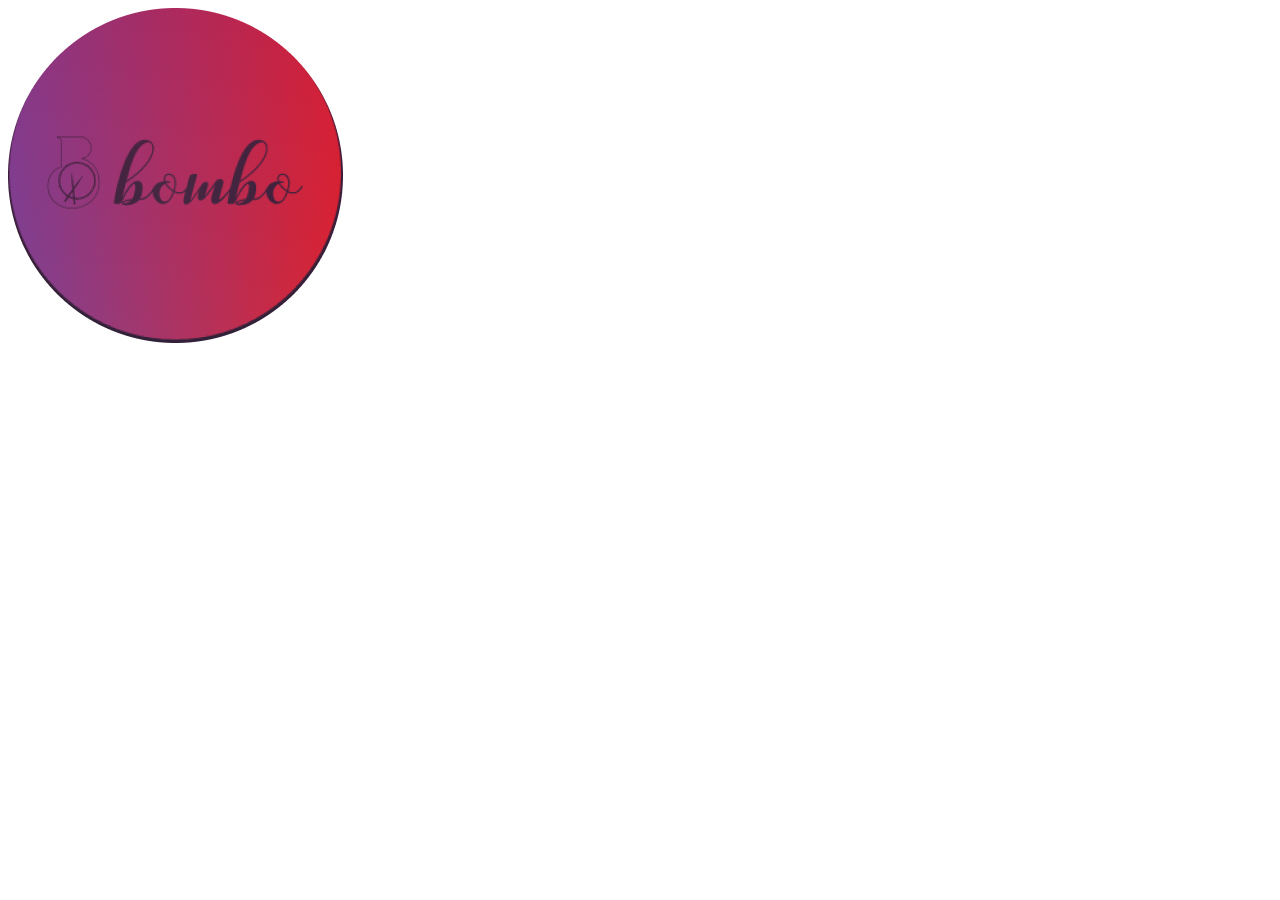
<file: index.html>
<!DOCTYPE html>
<html lang="br-pt">
<head>
    <meta charset="UTF-8">
    <meta http-equiv="X-UA-Compatible" content="IE=edge">
    <meta name="viewport" content="width=device-width, initial-scale=1.0">
    <link rel="stylesheet" href="./public/css/style.css">
    <title>Bombo</title>
</head>
<body>
<header>
    <img src="public/img/bombo.jpg" alt="">
    <nav>
        <a href="#"><img src="/public/img/Vector.png" alt=""></a>
        <a href="#"></a>
    </nav>
</header>    
</body>
</html>
</file>
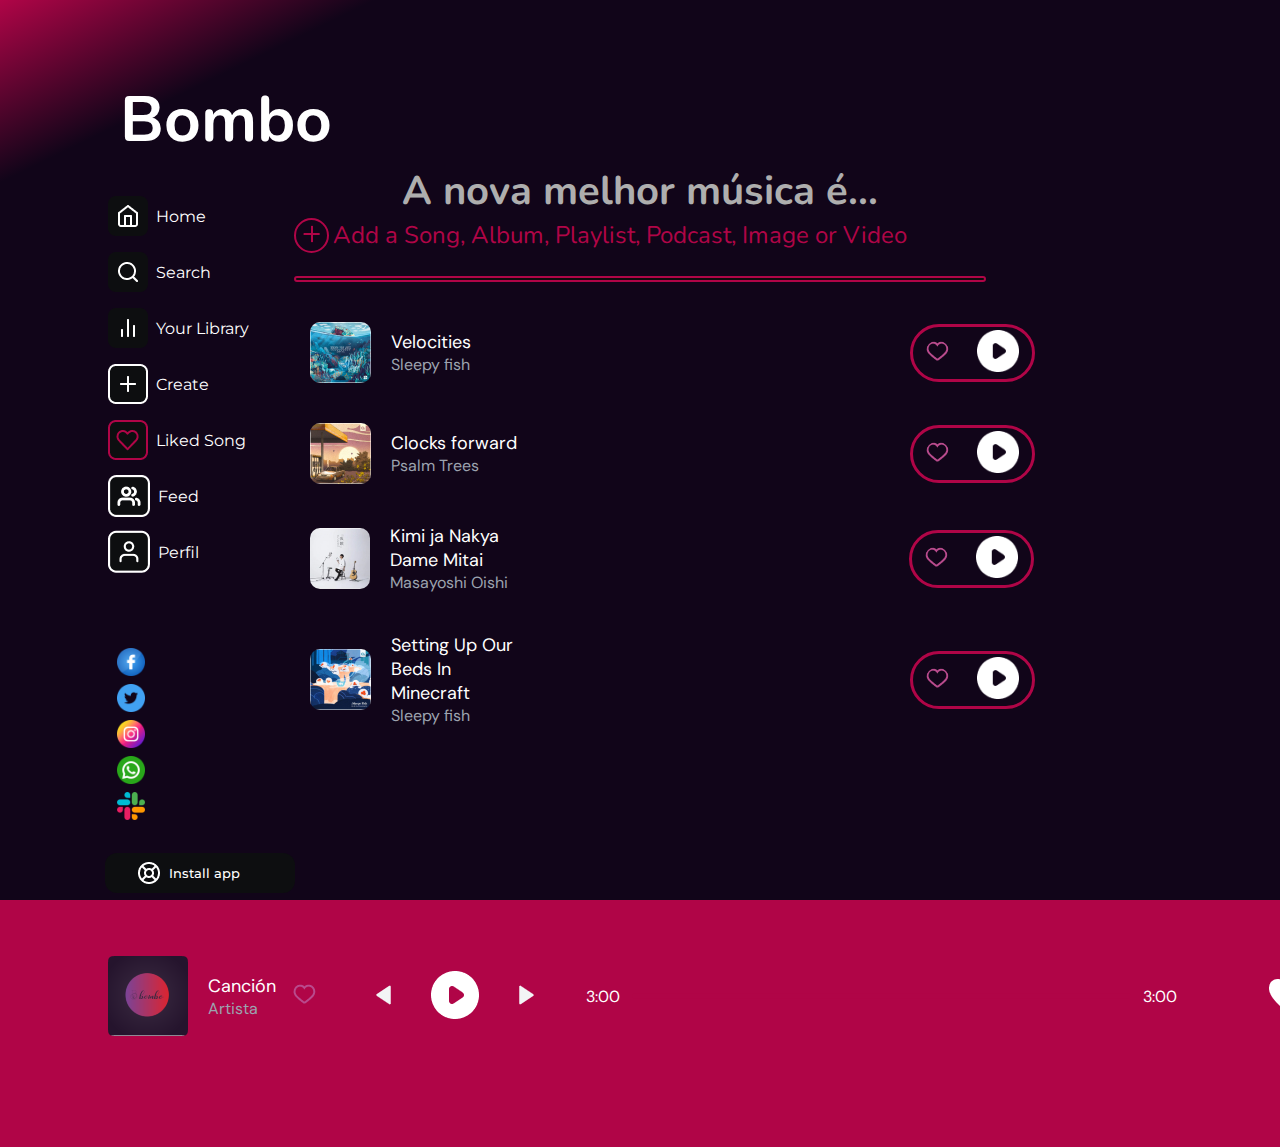
<file: create.html>
<!DOCTYPE html>
<html lang="pt-br">
<head>
    <meta charset="UTF-8">
    <meta http-equiv="X-UA-Compatible" content="IE=edge">
    <meta name="viewport" content="width=device-width, initial-scale=1.0">
    <link href="./public/img/images/Logo.png" rel="icon" type="image/png">
    <title>BOMBO</title>
    <link href="./public/css/create.css" rel="stylesheet">
</head>
<body>
    <header>
        <h1 id="titulo-principal">Bombo</h1>
    </header>

    <main>
        <aside class="menu"> 
            <label class="menu-botao">
                <button type="menu"><img src="public/img/home.png" alt="home"></button>
                Home
            </label>
            <label class="menu-botao">    
                <button type="menu"><img src="public/img/search.png" alt="search"></button>
                Search
            </label >
            <label class="menu-botao">
                <button type="menu"><img src="public/img/library.png" alt="library"></button>
                Your Library
            </label>
            <label class="menu-botao">
                <button type="menu"><img src="public/img/create.png" alt="create"></button>
                Create    
            </label>
            <label class="menu-botao">
                <button type="menu"><img src="public/img/like.png" alt="likedsong"></button>
                Liked Song
            </label>
            <label class="menu-botao">
                <button type="menu"><img src="public/img/feed.png" alt="feed"></button>
                Feed
            </label>
            <label class="menu-botao">
                <button type="menu"><img src="public/img/perfil.png" alt="perfil"></button>
                Perfil
            </label>

            <div class="apps">
                <a href="#" target="_blank"><img class="app" src="./public/img/facebook.jpg" alt="facebook"></a>
                <a href="#" target="_blank"><img class="app" src="./public/img/twitter.png" alt="twitter"></a>
                <a href="#" target="_blank"><img class="app" src="./public/img/instagram.png" alt="instagram"></a>
                <a href="#" target="_blank"><img class="app" src="./public/img/whatsapp.png" alt="whatsapp"></a>
                <a href="#" target="_blank"><img class="app" src="./public/img/slack.png" alt="slack"></a>
        
            </div>

            <div id="botao-install">
                <button id="install-app"><img src="./public/img/installapp.png" alt="botao-install-app"><div id="botao-texto">Install app</div></button>
            </div>
                
        </aside>

        <section class="conteudo">
            <h1 id="titulo-secundario">A nova melhor música é...</h1>

            <div class="botao-adicionar">
                <button><img src="./public/img/SinalMais.png"></button>
                <a href="#" target="_blank">Add a Song, Album, Playlist, Podcast, Image or Video</a>
                <div class="linha"></div>
            </div>

            <article class="musicas">
                <div class="player">
                    <img src="./public/img/image 3.jpg">
                    <p class="musica">Velocities</span>
                    <span class="cantor">Sleepy fish</span>
                    <div class="botao-player">
                        <button id="btn-like"><img src="./public/img/Heart.png" alt="botao-player"></button>
                        <button id="btn-play"><img src="./public/img/play.png" alt="botao-player"></button>
                    </div>
                </div>

                <div class="player">
                    <img src="./public/img/image 2.jpg">
                    <p class="musica">Clocks forward</span>
                    <span class="cantor">Psalm Trees</span>
                    <div class="botao-player">
                        <button id="btn-like"><img src="./public/img/Heart.png" alt="botao-player"></button>
                        <button id="btn-play"><img src="./public/img/play.png" alt="botao-player"></button>
                    </div>
                </div>

                <div class="player">
                    <img src="./public/img/image 1.jpg">
                    <p class="musica">Kimi ja Nakya Dame Mitai</span>
                    <span class="cantor">Masayoshi Oishi</span>
                    <div class="botao-player">
                        <button id="btn-like"><img src="./public/img/Heart.png" alt="botao-player"></button>
                        <button id="btn-play"><img src="./public/img/play.png" alt="botao-player"></button>
                    </div>
                </div>

                <div class="player">
                    <img src="./public/img/Album.jpg">
                    <p class="musica">Setting Up Our Beds In Minecraft</span>
                    <span class="cantor">Sleepy fish</span>
                    <div class="botao-player">
                        <button id="btn-like"><img src="./public/img/Heart.png" alt="botao-player"></button>
                        <button id="btn-play"><img src="./public/img/play.png" alt="botao-player"></button>
                    </div>


                </div>




            </article>

          

    </section>
    </main>

    <footer>
        <div>
        <img src="./public/img/bomborodape.png" alt="bombo-rodape">
        <p class="musica">Canción</span>
        <span class="cantor">Artista</span>
        <button class="curtida"><img src="./public/img/Heart.png" alt="curtida"></button>

        </div>

        <div class="reproducao-video">
            <button><img src="./public/img/voltar.png" alt="voltar"></button>
            <button><img src="./public/img/play.png" alt="play"></button>
            <button><img src="./public/img/avançar.png" alt="avancar"></button>
            <div class="progress">
                <p>3:00</p>
                <img src="./public/img/Progress.png" alt="progress">
                <p>3:00</p>
            </div>
        <div>
            <button><img src="./public/img/whiteheart.png" alt="curtida-branca"></button>
            <button><img src="./public/img/coment2.png" alt="comentario"></button>
            <button><img src="./public/img/repost.png" alt="repost"></button>
        </div>



        </div>







    </footer>




</body>

</html>
</file>
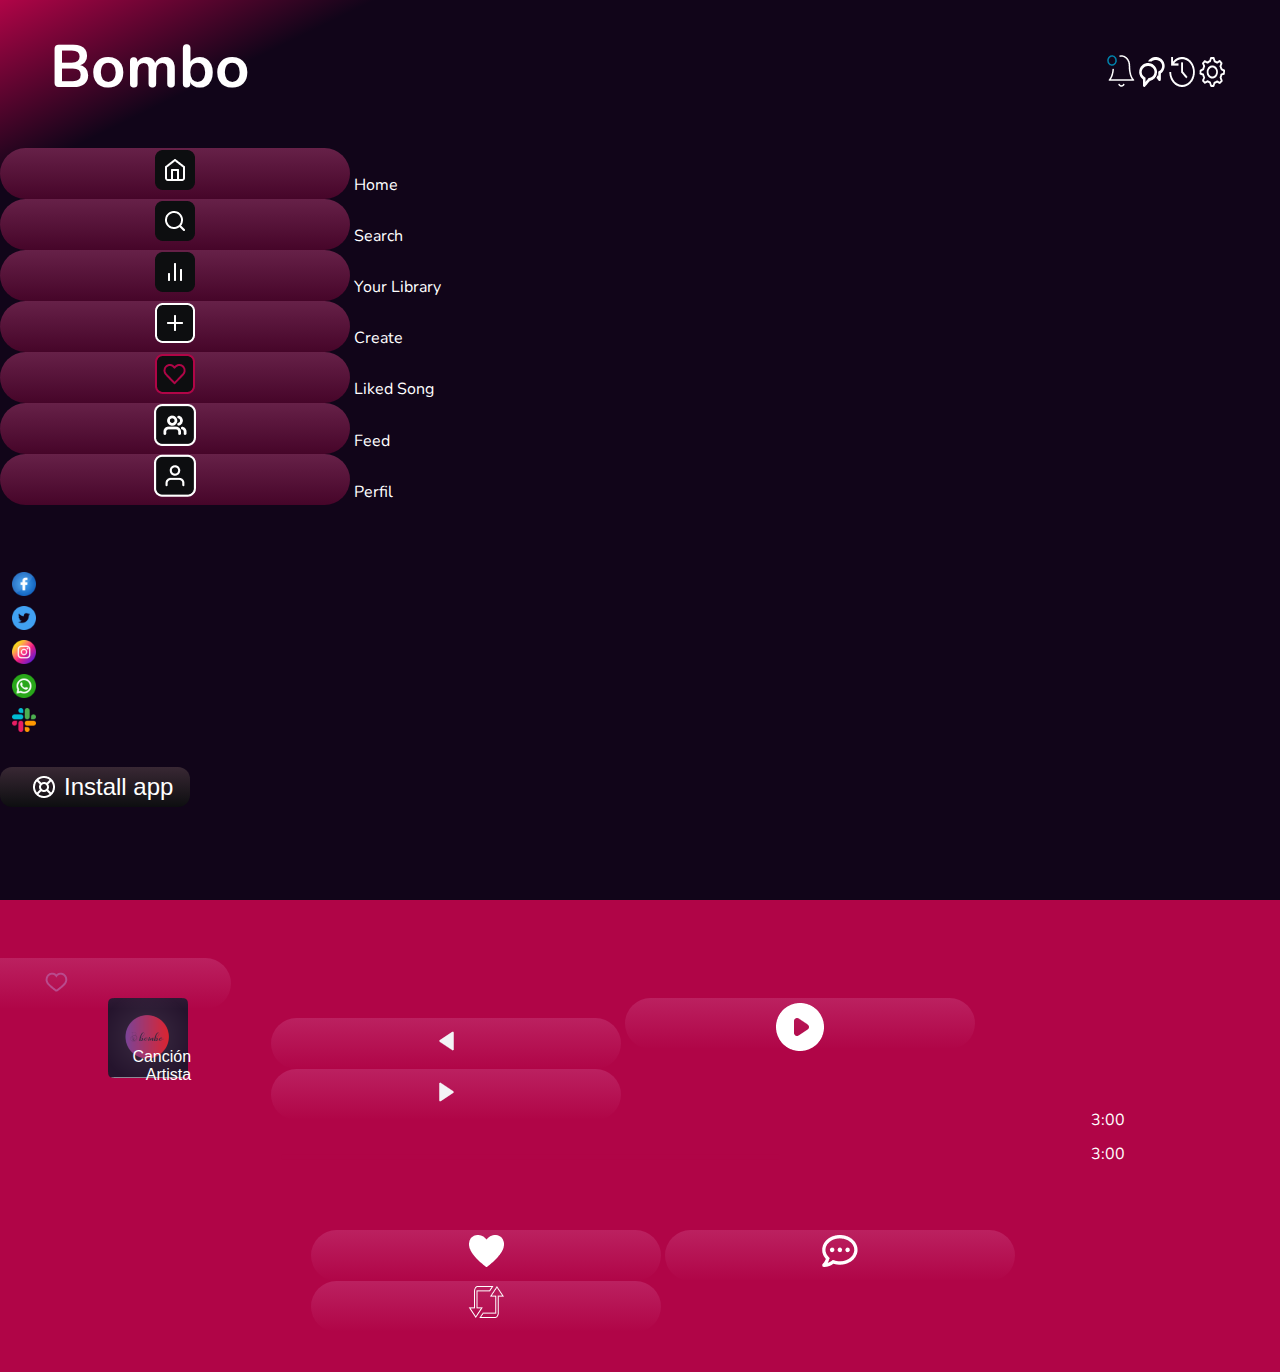
<file: global.html>
<!DOCTYPE html>
<html lang="br-pt">
<head>
    <meta charset="UTF-8">
    <meta http-equiv="X-UA-Compatible" content="IE=edge">
    <meta name="viewport" content="width=device-width, initial-scale=1.0">
    <link rel="stylesheet" href="/public/css/global.css">
    <title>BOMBO</title>
    <link href="./public/css/login.css" rel="stylesheet">
</head>
<body>
    <header>
        <h1 id="titulo-principal">Bombo</h1>
        <div class="navegation">
            <a href="#" target="_blank"><img src="./public/img/Notification.png" alt="Notification"></a>
            <a href="#" target="_blank"><img src="./public/img/Messages.png" alt="Messages"></a>
            <a href="#" target="_blank"><img src="./public/img/Recent.png" alt="Recent"></a>
            <a href="#" target="_blank"><img src="./public/img/config.png" alt="config"></a>
        </div>
       
    </header>

    <main>
        <aside class="menu-inicial"> 
            <label class="menu-botao">
                <button type="menu"><img src="public/img/home.png" alt="home"></button>
                Home
            </label>
            <label class="menu-botao">    
                <button type="menu"><img src="public/img/search.png" alt="search"></button>
                Search
            </label >
            <label class="menu-botao">
                <button type="menu"><img src="public/img/library.png" alt="library"></button>
                Your Library
            </label>
            <label class="menu-botao">
                <button type="menu"><img src="public/img/create.png" alt="create"></button>
                Create    
            </label>
            <label class="menu-botao">
                <button type="menu"><img src="public/img/like.png" alt="likedsong"></button>
                Liked Song
            </label>
            <label class="menu-botao">
                <button type="menu"><img src="public/img/feed.png" alt="feed"></button>
                Feed
            </label>
            <label class="menu-botao">
                <button type="menu"><img src="public/img/perfil.png" alt="perfil"></button>
                Perfil
            </label>

            <div class="apps">
                <a href="#" target="_blank"><img class="app" src="./public/img/facebook.jpg" alt="facebook"></a>
                <a href="#" target="_blank"><img class="app" src="./public/img/twitter.png" alt="twitter"></a>
                <a href="#" target="_blank"><img class="app" src="./public/img/instagram.png" alt="instagram"></a>
                <a href="#" target="_blank"><img class="app" src="./public/img/whatsapp.png" alt="whatsapp"></a>
                <a href="#" target="_blank"><img class="app" src="./public/img/slack.png" alt="slack"></a>
        
            </div>

            <div id="botao-install">
                <button id="install-app"><img src="./public/img/installapp.png" alt="botao-install-app"><div id="botao-texto">Install app</div></button>
            </div>
                
        </aside>
    </main>

    <footer>
        <div>
        <img src="./public/img/bomborodape.png" alt="bombo-rodape">
        <p class="musica">Canción</span>
        <span class="cantor">Artista</span>
        <button class="curtida"><img src="./public/img/Heart.png" alt="curtida"></button>

        </div>

        <div class="reproducao-video">
            <button><img src="./public/img/voltar.png" alt="voltar"></button>
            <button><img src="./public/img/play.png" alt="play"></button>
            <button><img src="./public/img/avançar.png" alt="avancar"></button>
            <div class="progress">
                <p>3:00</p>
                <img src="./public/img/Progress.png" alt="progress">
                <p>3:00</p>
            </div>
        <div>
            <button><img src="./public/img/whiteheart.png" alt="curtida-branca"></button>
            <button><img src="./public/img/coment2.png" alt="comentario"></button>
            <button><img src="./public/img/repost.png" alt="repost"></button>
        </div>
        </div>
    </footer>
    
</body>
</html>
</file>
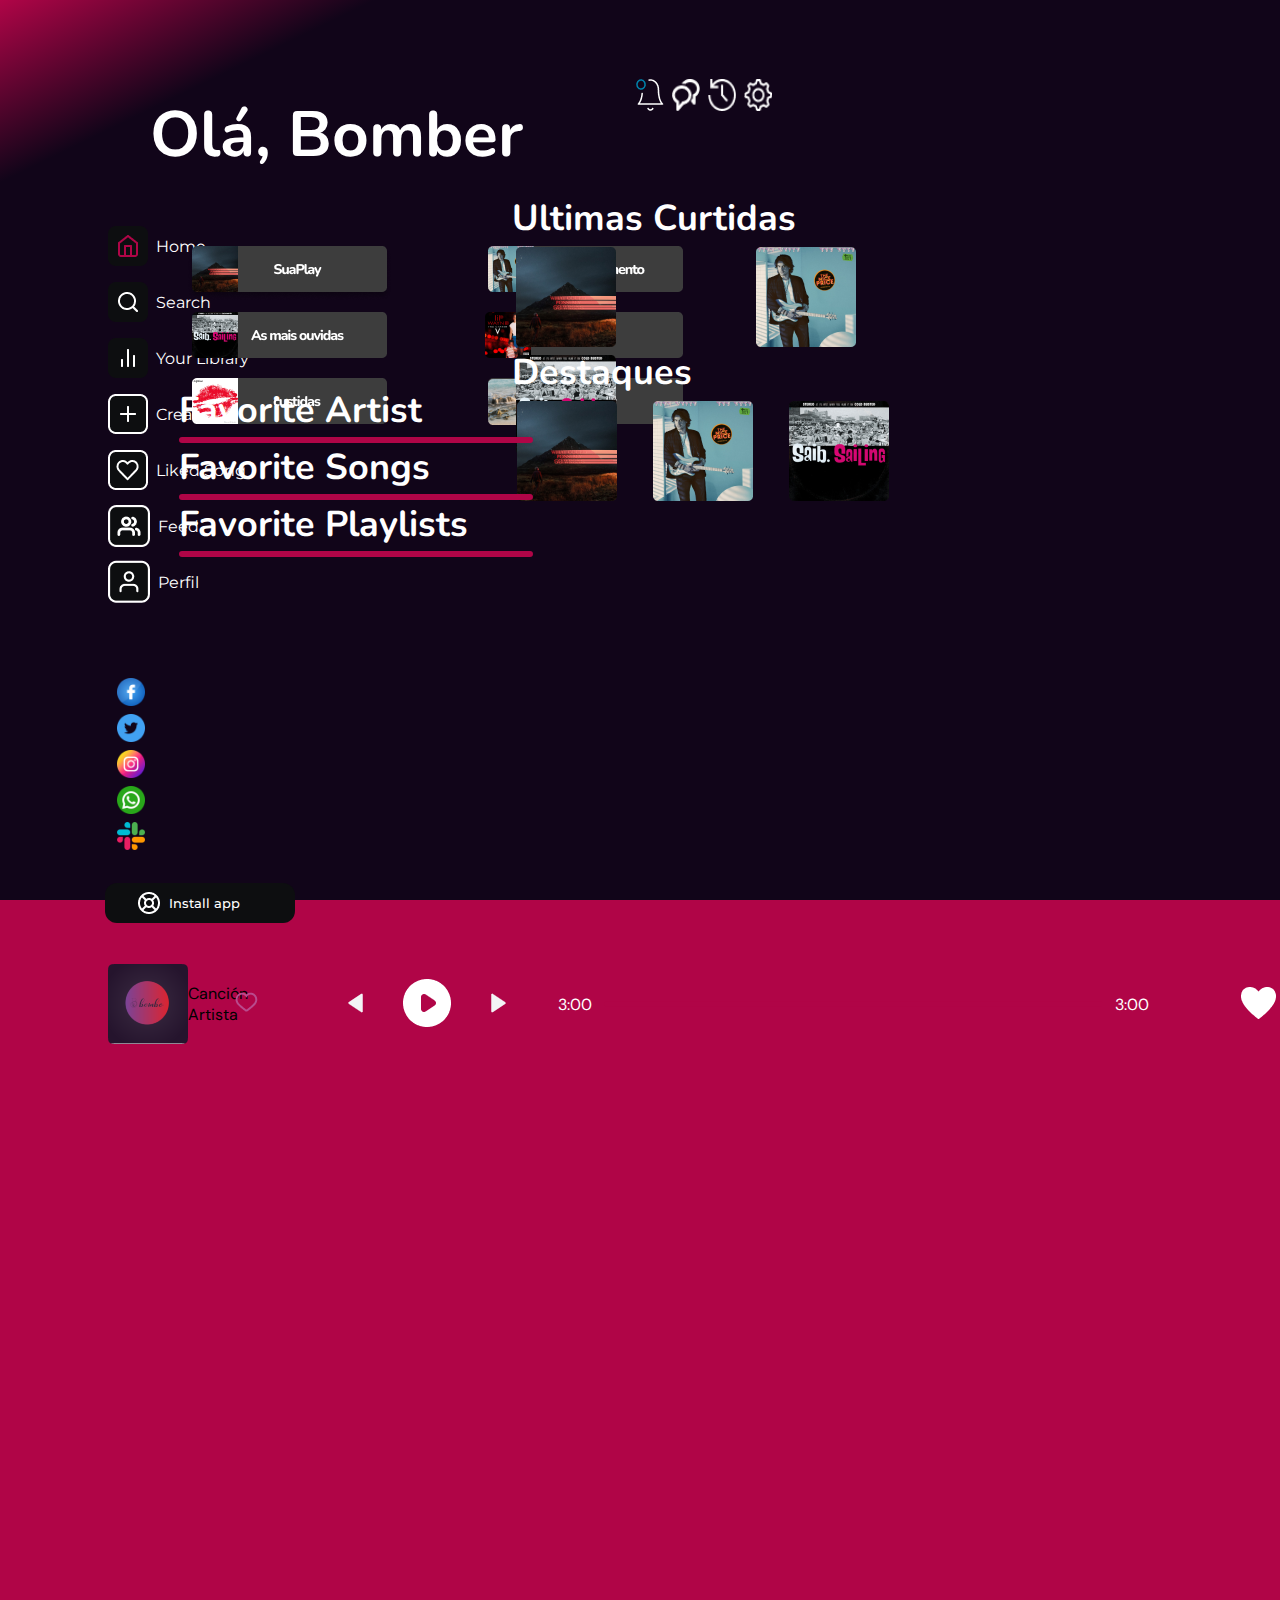
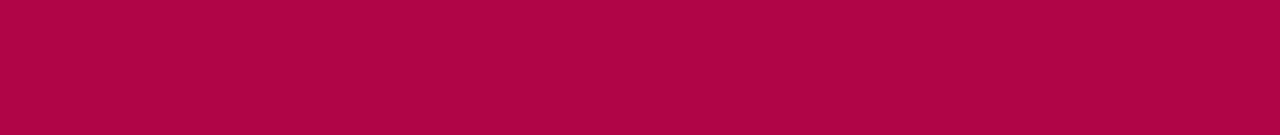
<file: home.html>
<!DOCTYPE html>
<html lang="pt-br">

<head>
    <meta charset="UTF-8">
    <meta http-equiv="X-UA-Compatible" content="IE=edge">
    <meta name="viewport" content="width=device-width, initial-scale=1.0">
    <link href="./public/img/images/Logo.png" rel="icon" type="image/png">
    <title>BOMBO</title>
    <link href="./public/css/home.css" rel="stylesheet">
</head>

<body>
    <header>
        <h1 id="saudação">Olá, Bomber</h1>
        <div>
            <a href="#" target="_blank"><img class="app" src="./public/img/Notification.png" alt="Notification"></a>
            <a href="#" target="_blank"><img class="app" src="./public/img/Messages.png" alt="Messages"></a>
            <a href="#" target="_blank"><img class="app" src="./public/img/Recent.png" alt="Recent"></a>
            <a href="#" target="_blank"><img class="app" src="./public/img/config.png" alt="config"></a>
        </div>
    </header>

    <main>
        <aside class="menu">
            <label class="menu-botao">
                <button type="menu"><img src="public\img\button-home.png" alt="home"></button>
                Home
            </label>
            <label class="menu-botao">
                <button type="menu"><img src="public/img/search.png" alt="search"></button>
                Search
            </label>
            <label class="menu-botao">
                <button type="menu"><img src="public/img/library.png" alt="library"></button>
                Your Library
            </label>
            <label class="menu-botao">
                <button type="menu"><img src="public/img/create.png" alt="create"></button>
                Create
            </label>
            <label class="menu-botao">
                <button type="menu"><img src="public\img\button-like.png" alt="likedsong"></button>
                Liked Song
            </label>
            <label class="menu-botao">
                <button type="menu"><img src="public/img/feed.png" alt="feed"></button>
                Feed
            </label>
            <label class="menu-botao">
                <button type="menu"><img src="public/img/perfil.png" alt="perfil"></button>
                Perfil
            </label>

            <div class="apps">
                <a href="#" target="_blank"><img class="app" src="./public/img/facebook.jpg" alt="facebook"></a>
                <a href="#" target="_blank"><img class="app" src="./public/img/twitter.png" alt="twitter"></a>
                <a href="#" target="_blank"><img class="app" src="./public/img/instagram.png" alt="instagram"></a>
                <a href="#" target="_blank"><img class="app" src="./public/img/whatsapp.png" alt="whatsapp"></a>
                <a href="#" target="_blank"><img class="app" src="./public/img/slack.png" alt="slack"></a>

            </div>

            <div id="botao-install">
                <button id="install-app"><img src="./public/img/installapp.png" alt="botao-install-app">
                    <div id="botao-texto">Install app</div>
                </button>
            </div>

        </aside>

        <section class="plays-mais-ouvidas">
            <img src="./public/img/playsDoMomento.png" alt="">


        </section>

        <section class="ultimas-curtidas">
            <h2>Ultimas Curtidas</h2>

            <div class="albunss">
                <button id="album1"><img src="./public/img/ultimaUm.png" alt="tocar"></button>
                <button id="album2"><img src="./public/img/ultimaDois.png" alt="tocar"></button>
                <button id="album3"><img src="./public/img/ultimaTres.png" alt="tocar"></button>
            </div>

        </section>

        <section class="destaques">
            <h2>Destaques</h2>

            <div class="albuns">
                <button id="album1"><img src="./public/img/ultimaUm.png" alt="tocar"></button>
                <button id="album2"><img src="./public/img/ultimaDois.png" alt="tocar"></button>
                <button id="album3"><img src="./public/img/ultimaTres.png" alt="tocar"></button>
            </div>

        </section>

        <section>

            <h2>Favorite Artist </h2>
            <div class="linha"></div>

            <h2>Favorite Songs</h2>
            <div class="linha"></div>

            <h2>Favorite Playlists</h2>
            <div class="linha"></div>


        </section>

    </main>



    <footer>
        <div>
            <img src="./public/img/bomborodape.png" alt="bombo-rodape">
            <p class="musica">Canción</span>
                <span class="cantor">Artista</span>
                <button class="curtida"><img src="./public/img/Heart.png" alt="curtida"></button>

        </div>

        <div class="reproducao-video">
            <button><img src="./public/img/voltar.png" alt="voltar"></button>
            <button><img src="./public/img/play.png" alt="play"></button>
            <button><img src="./public/img/avançar.png" alt="avancar"></button>
            <div class="progress">
                <p>3:00</p>
                <img src="./public/img/Progress.png" alt="progress">
                <p>3:00</p>
            </div>
            <div>
                <button><img src="./public/img/whiteheart.png" alt="curtida-branca"></button>
                <button><img src="./public/img/coment2.png" alt="comentario"></button>
                <button><img src="./public/img/repost.png" alt="repost"></button>
            </div>
        </div>
    </footer>




</body>

</html>
</file>
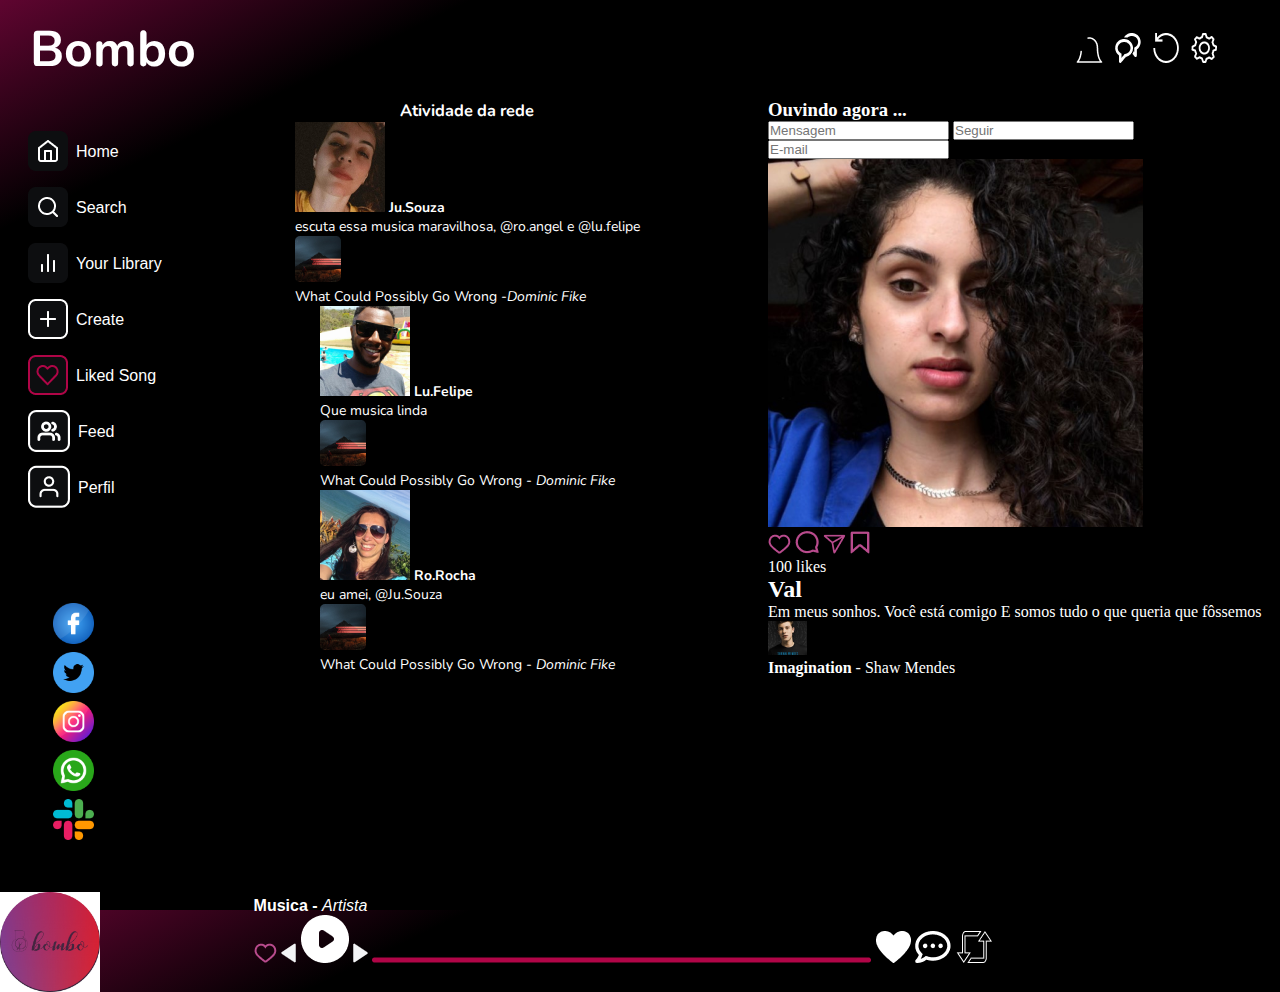
<file: liked.html>
<!DOCTYPE html>
<html lang="br-pt">
<head>
    <meta charset="UTF-8">
    <meta http-equiv="X-UA-Compatible" content="IE=edge">
    <meta name="viewport" content="width=device-width, initial-scale=1.0">
    <link rel="stylesheet" href="/public/css/liked.css">
    <title>Bombo</title>
</head>
<body>
<header>
    <h1>Bombo</h1>
    <div>
        <button type="button"><img src="/public/img/Vector.png" alt=""></button>
        <button type="button"><img src="/public/img/msg.png" alt=""></button>
        <button type="button"><img src="public/img/reload.png" alt=""></button>
        <button type="button"><img src="public/img/config.png" alt=""></button>
    </div>
</header>   
<section class="menu">
    <label class="menu-botao">
        <button type="menu"><img src="public/img/home.png" alt="home"></button>
        Home
    </label>
    <label class="menu-botao">    
        <button type="menu"><img src="public/img/search.png" alt="search"></button>
        Search
    </label>
    <label class="menu-botao">
        <button type="menu"><img src="public/img/library.png" alt="library"></button>
        Your Library
    </label>
    <label class="menu-botao"><button type="menu"><img src="public/img/create.png" alt="create"></button>
        Create    
    </label>
    <label class="menu-botao">
        <button type="menu"><img src="public/img/like.png" alt="likedsong"></button>
        Liked Song
    </label>
    <label class="menu-botao">
        <button type="menu"><img src="public/img/feed.png" alt="feed"></button>
        Feed
    </label>
    <label class="menu-botao">
        <button type="menu"><img src="public/img/perfil.png" alt="perfil"></button>
        Perfil
    </label>  
   </section> 
   <section class="atividade-na-rede">
    <h3>Atividade da rede</h3>
    <article class="primeira">
        <img src="/public/img/jusouza.png" alt="foto1">
        <b>Ju.Souza</b>
        <datalist></datalist>
        <p>escuta essa musica maravilhosa, @ro.angel e @lu.felipe</p>
        <figure>
            <img src="/public/img/songcoment.png" alt="musicacomentada">
            <figcaption>What Could Possibly Go Wrong -<cite>Dominic Fike</cite></figcaption>
        </figure>
    </article>

    <article class="segunda">
        <img src="/public/img/luisfelipe.png" alt="foto2">
        <b>Lu.Felipe</b>
        <p>Que musica linda</p>
        <figure>
            <img src="/public/img/songcoment.png" alt="musicacomentada">
            <figcaption>What Could Possibly Go Wrong - <cite>Dominic Fike</cite> </figcaption>
        </figure>
    </article>

    <article class="terceira">
        <img src="/public/img/rorocha.png" alt="foto3">
        <b>Ro.Rocha</b>
        <p>eu amei, @Ju.Souza</p>
        <figure>
            <img src="/public/img/songcoment.png" alt="musicacomentada">
            <figcaption>What Could Possibly Go Wrong - <cite>Dominic Fike</cite></figcaption>
        </figure>
    </article>    
</section>

<section class="ouvindo-agora">
    <h3>Ouvindo agora ... </h3>
    <div>
        <input type="text" placeholder="Mensagem">
        <input type="text" placeholder="Seguir">
        <input type="email" name="email" id="email" placeholder="E-mail">       
        <img src="/public/img/val.png" alt="paraQuemAMusica">
    </div>  
    <div class="simbolos">
        <img src="/public/img/Heart.png" id="heart1" alt="heart">
        <img src="/public/img/Comment.png" id="comment1" alt="commentfoto">
        <img src="/public/img/Share.png" id="share" alt="share">
        <img src="/public/img/Bookmark.png" id="book" alt="book">
        <p>100 likes</p>
    </div>      
       
        <h2>Val</h2>
        <p>Em meus sonhos. Você está comigo
           E somos tudo o que queria que fôssemos</p>
        <figure>
            <img src="/public/img/shawmendes.png" alt="shawmendes">
            <figcaption><strong>Imagination </strong> - Shaw Mendes </figcaption>
        </figure>
          
</section>


<div class="midias">
    <a href="#"><img src="public/img/facebook.jpg" id="facebook" alt="facebook"></a>
    <a href="#"><img src="/public/img/twitter.png" id="twitter" alt="twitter"></a>
    <a href="#"><img src="/public/img/instagram.png" id="instagram" alt="instagram"></a>
    <a href="#"><img src="/public/img/whatsapp.png" id="whatsapp" alt="whatsapp"></a>
    <a href="#"><img src="/public/img/slack.png" id="slack" alt="slack"></a>
</div> 

<audio src=""></audio>

<footer>
    <img src="public/img/bombo.jpg" id="logo" alt="logo">
    <div class="play">
        <p><strong>Musica - </strong><cite>Artista</cite></p>
        <img src="/public/img/Heart.png" alt="like">
        <img src="/public/img/voltar.png" alt="voltar">
        <img src="/public/img/play.png" alt="playmusic">
        <img src="/public/img/avançar.png" alt="avancar">
        <img src="/public/img/Progress.png" alt="progresso">
        <img src="public/img/whiteheart.png" alt="likemusic">
        <img src="/public/img/coment2.png" alt="comentmusic">
        <img src="/public/img/repost.png" alt="repost">
    </div>

</footer>
</body>
</html>
</file>
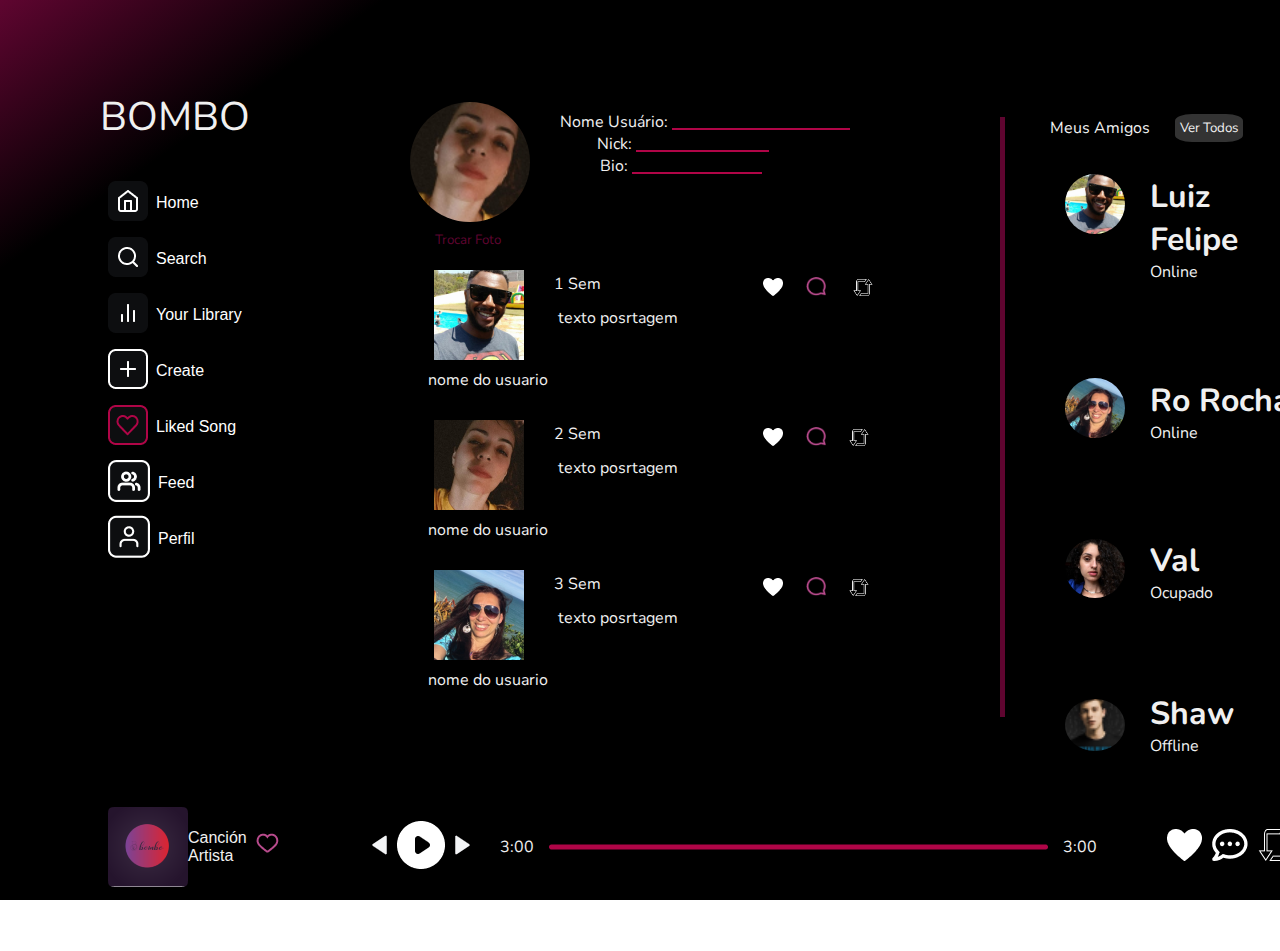
<file: post.html>
<!DOCTYPE html>
<html lang="pt-br">
<head>
    <meta charset="UTF-8">
    <meta http-equiv="X-UA-Compatible" content="IE=edge">
    <meta name="viewport" content="width=device-width, initial-scale=1.0">
    <link rel="stylesheet" href="/public/css/post.css">
    <title>Bombo</title>
</head>

<body>
    <header class="logo">
       
        <a href="">BOMBO</a>

    </header>
    <main>

        <section class="menu">
            <label class="menu-botao">
                <button type="menu"><img src="public/img/home.png" alt="home"></button>
                Home
            </label>
            <label class="menu-botao">
                <button type="menu"><img src="public/img/search.png" alt="search"></button>
                Search
            </label >
            <label class="menu-botao">
                <button type="menu"><img src="public/img/library.png" alt="library"></button>
                Your Library
            </label>
            <label class="menu-botao">
                <button type="menu"><img src="public/img/create.png" alt="create"></button>
                Create
            </label>
            <label class="menu-botao">
                <button type="menu"><img src="public/img/like.png" alt="likedsong"></button>
                Liked Song
            </label>
            <label class="menu-botao">
                <button type="menu"><img src="public/img/feed.png" alt="feed"></button>
                Feed
            </label>
            <label class="menu-botao">
                <button type="menu"><img src="public/img/perfil.png" alt="perfil"></button>
                Perfil
            </label>

</section>
       
<!-- Perfil          -->

        <section class="perfil">
            
            <div class="imagem-perfil">
                <img src="./public/img/jusouza.png" alt="ju souza foto perfil">
                
            </div>
            <button class="troca-foto"> Trocar Foto</button>
            
            <div class="infoPessoal"> 
               <div class="info">
                <label for="nomeusuario">
                    Nome Usuário:
                    
                </label>
                <input type="text" id="nomeusuario"
                placeholder="">
               
            </div> 
               
               <div class="info"> 
                <label for="nick">
                    Nick:
                    
                </label>
                <input type="text" id="nick"
                placeholder="">
               

            </div>

            <div class="info">
                <label for="Bio">
                    Bio:
                    
                </label>
                <input type="text" id="Bio"
                placeholder="">
                


            </div>
               
               
            </div>
        </section>
 <!-- Cards      -->

            <section class="post" >
                <div class="post1">
                    <div class="card">
                        <img src="./public/img/luisfelipe.png" alt="">
                        <span>nome do usuario </span>
                    </div>
    
                    <div>
                        <span class="datapostagem">1 Sem</span>
                        <span class="texto-postagem"> texto posrtagem</span>
                        <div class="icons-interacao">
                            <button><img src="./public/img/whiteheart.png" alt="likecoração"></button><button><img src="./public/img/Comment.png" alt="comentarios"></button>
                            <button><img src="./public/img/repost.png" alt="compartilhar"></button>
                        </div>
                    </div> </div>
                


                
                    <div class="post2">
                    <div class="card">
                        <img src="/public/img/jusouza.png" alt="">
                        <span>nome do usuario </span>
                    </div>
    
                    <div>
                        <span class="datapostagem">2 Sem</span>
                        <span class="texto-postagem"> texto posrtagem</span>
                        <div class="icons-interacao">
                            <button><img src="./public/img/whiteheart.png" alt="likecoração"></button><button><img src="./public/img/Comment.png" alt="comentarios"></button><button><img src="./public/img/repost.png" alt="compartilhar"></button>
                        </div>
                    </div>
                </div>
                    
                    
                    <div class="post3">
                        <div class="card">
                            <img src="/public/img/rorocha.png" alt="">
                            <span>nome do usuario </span>
                        </div>
        
                        <div>
                            <span class="datapostagem">3 Sem</span>
                            <span class="texto-postagem"> texto posrtagem</span>
                            <div class="icons-interacao">
                                <button><img src="./public/img/whiteheart.png" alt="likecoração"></button><button><img src="./public/img/Comment.png" alt="comentarios"></button><button><img src="./public/img/repost.png" alt="compartilhar"></button>
                            </div>
                        </div>
                    </div>    
        






            </section>

               <!-- parte lateral direita-->  
               <section>
                <hr>
            </section>   
        <aside class="parte-lateral-direita">

            
           

            <section class="header-aside">
                <p>Meus Amigos</p>
                <button> <a href="">Ver Todos</a>
                </button>
            </section>

            <section>
                <div class="menu-li">
                    <ol>
                        <li>
                            <div class="foto">

                                <img src="/public/img/luisfelipe.png" alt="luiz-felipe">
                                <div class="nome-status">
                                    <h1>Luiz Felipe</h1>
                                    <p>Online</p>
                                </div>
                                
                            </div>
                            
                        </li>


                        <li>
                            <div class="foto">

                                <img src="/public/img/rorocha.png" alt="">
                                <div class="nome-status">
                                    <h1>Ro Rocha</h1>
                                    <p>Online</p>
                                </div>
                                
                            </div>
                            
                        </li>


                        <li>
                            <div class="foto">

                                <img src="/public/img/val.png" alt="">
                                <div class="nome-status">
                                    <h1>Val</h1>
                                    <p>Ocupado</p>
                                </div>
                                
                            </div>
                            
                        </li>


                        <li>
                            <div class="foto">

                                <img src="/public/img/shawmendes.png" alt="">
                                <div class="nome-status">
                                    <h1>Shaw</h1>
                                    <p>Offline</p>
                                </div>
                                
                            </div>
                            
                        </li>
                    </ol>

                </div>


            </section>
            
        </aside> 
        
    </main>
    <footer>
        <div>
            <img src="./public/img/bomborodape.png" alt="bombo-rodape">
            <p class="musica">Canción</span>
            <span class="cantor">Artista</span>
            <button class="curtida"><img src="./public/img/Heart.png" alt="curtida"></button>
    
            </div>
            <div class="reproducaoV">
            <div class="reproducao-video">
                <button><img src="./public/img/voltar.png" alt="voltar"></button>
                <button><img src="./public/img/play.png" alt="play"></button>
                <button><img src="./public/img/avançar.png" alt="avancar"></button>
                <div class="progress">
                    <p>3:00</p>
                    <img src="./public/img/Progress.png" alt="progress">
                    <p>3:00</p>
                </div>
            <div>
                <button><img src="./public/img/whiteheart.png" alt="curtida-branca"></button>
                <button><img src="./public/img/coment2.png" alt="comentario"></button>
                <button><img src="./public/img/repost.png" alt="repost"></button>
            </div>
        </div>
            </div>    
    </footer>

</body>
</html>
</file>
<file: public/css/style.css>
@import url('https://fonts.googleapis.com/css2?family=Nunito:wght@800&family=Ropa+Sans&family=Texturina&display=swap');
</file>
<file: public/css/create.css>
@import url('https://fonts.googleapis.com/css2?family=DM+Sans:wght@500&family=Montserrat:wght@600&family=Nunito:wght@800&display=swap');

*{
    padding: 0;
    margin: 0;
    text-decoration: none;
}

body{
    background-attachment: fixed;
    background-color: #B00547;
    background-image: linear-gradient(154deg, #B00547 0%, #110519 12%, #110519 100%);
    background-repeat: no-repeat;
    background-size: cover;
}

#titulo-principal{
    color: white;
    font-family: "Nunito", sans-serif;
    font-size: 64px;
    margin-top: 76px;
    margin-left: 120px;
}

.menu{
    margin-left: 80px;
    display: flex;
    align-items: initial;
    flex-direction: column;
    padding: 25px;
    position: absolute;
}

.menu-botao {
    display: flex;
    text-align: center;
    text-decoration: none;
    padding: 3px;
    color: white;
    font-family: "Montserrat", sans-serif;
    font-size: 16px;
    line-height: 50px;
    
}

.menu button{
    background-color: transparent;
    border: none;
    cursor: pointer;
    padding-right: 8px;
}

.apps{
    display: flex;
    flex-direction: column;
    padding: 10px;
    margin-top: 55px;
    padding-bottom: 27px;

}

.app{
    width: 28px;
    padding: 2px;

}

#install-app{
    display: flex;
    background-color: #0D0E10;
    border-radius: 12px;
    width: 190px;
    height: 40px;
    align-items: center;
    padding-left: 33px;
}

#botao-texto{
    display: flex;
    align-items: center;
    margin: 9px;
    color: white;
    font-family: "Montserrat", sans-serif;
    font-weight: 500;
}

.conteudo{
    display: flex;
    width: 100%;
    height: 100%;
    justify-content: center;
    align-items: center;
    flex-direction: column;
}

#titulo-secundario{
    color: #AEAEAE;
    font-family: "Nunito", sans-serif;
    font-size: 40px;
    
}

.botao-adicionar button{
    background-color: transparent;
    border: 2px solid #B00547;
    border-radius: 50%;
    width: 35px;
    height: 35px;
    cursor: pointer;
}


.botao-adicionar a{
    color: #B00547;
    font-family: "Nunito",sans-serif;
    font-size: 24px;
}

.linha{
    background-color: #0d0d0d;
    width: 688px;
    height: 2px;
    margin-top: 23px;
    border: 2px solid #B00547;
    border-radius: 25px;
}

.musicas{
    font-family: "DM sans", sans-serif;
    padding: 20px;
}

.player{
    padding: 20px;
    display: flex;
    justify-content: start;
    align-items: center;
    
   
}

.player img{
    border-radius: 10px;

}

article{
    width: 700px;
}

.musica{
    font-size: 18px;
    color: white;
    padding-left: 20px;
    width: 20%;
}

.cantor{
    font-size: 16px;
    color:#9CA3AF;
    
}


.botao-player{
    height: 52px;
    width: 18%;
    background-color: transparent;
    border: 3px solid #B00547;
    border-radius: 35px;
    display: flex;
    position: relative;
    left: 387px;
    align-items: center;
    justify-content: center;

}


#btn-like{
    background-color: transparent;
    border: 0;
    margin-right: 15px ;
    cursor: pointer;
}

#btn-play{
    background-color: transparent;
    border-radius: 40px;
    border: 0;
    margin-left: 13px;
    cursor: pointer;
}

#btn-play img{
    height: 42px;
}

span{
    display: flex;
    flex-direction: column;
}

footer{
    display: flex;
    height: 1px;
    padding: 190px;
    padding-left: 68px;
}

footer div .cantor{
    font-family: "DM sans", sans-serif;
}

footer div .musica{
    font-family: "DM sans", sans-serif;
}

footer div{
    padding: 40px;
    display: flex;
    justify-content: start;
    align-items: center;
    flex-wrap: nowrap;
    position: relative;
}

.curtida{
    border: none;
    background-color: transparent;
    cursor: pointer;
    margin: 0;
    position: absolute;
    bottom: 29px;
    right: 0px;


}

.reproducao-video button{
    background-color: transparent;
    border: none;
    padding: 20px;
}

.progress{
    color: white;
    font-family: "DM sans", sans-serif;
    padding: 20px;
}

.progress p{
  padding: 12px;
}

footer button{
    cursor: pointer;
}
</file>
<file: public/css/global.css>
@import url('https://fonts.googleapis.com/css2?family=Nunito:wght@800&display=swap');
*{
    color: #f0f0f0;
    box-sizing: border-box;
    padding: 0;
    margin: 0;
    font-family: "Nunito", sans-serif;
    
}

body{      
   background-image: linear-gradient(to bottom right , #5f0530 , black 15% );   
   background-repeat:no-repeat ;
   background-size: cover;
   background-attachment: fixed;
   width: 100vw;
   height: 100vh;
  
}

header{
    display: flex;
    flex-direction: row;
    justify-content: space-between;
    padding: 2%;
    align-items: center;
    position: relative;
    color: white;
    width: 100wh;
    height: auto;
}

#titulo-principal{
    color: white;
    font-family: "Nunito", sans-serif;
    font-size: 60px;
    margin-left: 2%;
    
}

.navegation{
    justify-content: space-around;
    padding: 2%;
    box-sizing: border-box;
    cursor: pointer;
    margin: 5px;
}

main{
    display: flex;
    height: 80vh;
}

.menu-inicial{
    display: flex;
    flex-direction: column;
}

button{
    background: transparent;
}

.apps{
    display: flex;
    flex-direction: column;
    padding: 10px;
    margin-top: 55px;
    padding-bottom: 27px;

}

.app{
    width: 28px;
    padding: 2px;

}

#install-app{
    display: flex;
    background-color: #0D0E10;
    border-radius: 12px;
    width: 190px;
    height: 40px;
    align-items: center;
    padding-left: 33px;
}

#botao-texto{
    display: flex;
    align-items: center;
    margin: 9px;
    color: white;
    font-family: "Montserrat", sans-serif;
    font-weight: 500;
}

footer{
    display: flex;
    flex-direction: row;
    justify-content: space-around;
    justify-items: flex-end;
    align-content: flex-end;
    padding: 90px;
    padding-left: 68px;
    height: 20%;
}

footer div .cantor{
    font-family: "DM sans", sans-serif;
}

footer div .musica{
    font-family: "DM sans", sans-serif;
}

footer div{
    padding: 40px;
    justify-content: start;
    align-items: center;
    flex-wrap: nowrap;
    position: relative;
}

.curtida{
    border: none;
    background-color: transparent;
    cursor: pointer;
    margin: 0;
    position: absolute;
    bottom: 29px;
    right: 0px;


}

.reproducao-video button{
    background-color: transparent;
    border: none;
    padding: 5px;
}

.progress{
    color: white;
    font-family: "DM sans", sans-serif;
    padding: 10px;
}

.progress p{
  padding: 15px;
}

footer button{
    cursor: pointer;
}
</file>
<file: public/css/login.css>
@import url('https://fonts.googleapis.com/css2?family=Nunito:wght@800&display=swap');

*{
    margin: 0;
    padding: 0;
    font-family: 'Nunito', sans-serif;
    color: #FFFFFF;
    text-decoration: none;

}

body{
    background-attachment: fixed;
    background-color: #B00547;
    background-image: linear-gradient(154deg, #B00547 0%, #110519 12%, #110519 100%);
    background-repeat: no-repeat;
    background-size: cover;
    
}

.logo{
    width: 335px;
    height: 335px;
}

.container{
    display: flex;
    flex-direction: column;
    align-items: center;
    width: 100%;
    height: 100vh;
    margin-top: 100px;
}

.card{
    padding: 30px;
}

h1{
    text-align: start;
    margin-bottom: 15px;
    font-size: 24px;
}

.label-float input{
    width: 100%;
    padding: 5px 5px;
    display: inline;
    border: 0;
    border-bottom: 1px solid #FFFFFF;
    background-color: transparent;
    outline: none;
    min-width: 150px;
    font-size: 18px;
    transition: all.3 ease-out;
    border-radius: 0;
}

.label-float{
    position: relative;
    padding-top: 25px;
    margin-top: 5%;
    margin-bottom: 5%;
}

.label-float input:focus{
    border-bottom: 2px solid #FFFFFF;
}

.label-float label{
    pointer-events: none;
    position: absolute;
    top: 0;
    left: 0;
    margin-top: 13px;
    transition: all.3s ease-out;
}

.label-float input:focus + label{
    font-size: 11px;
    margin-top: 0;
}

p{
    text-align: end;
    font-size: 16px;
    margin-top: -36px;
}

button{
    background: linear-gradient(180deg, rgba(232, 144, 196, 0.2) 0%, rgba(232, 144, 196, 0) 100%), #460529;
    border: 0;
    width: 350px;
    height: 51px;
    border-radius: 166px;
    cursor: pointer;
    font-size: 24px;
    text-align: center;
    align-items: center;
}

button:hover{
    background-color: #FFFFFF;
    color: #110519;
}

#olho{
    background-color: none;
    margin: 0;
    padding: 0;
    width: 0;
    position: relative;
    right: -328px;
    top: -46px;
}

#user{
    background-color: none;
    margin: 0;
    padding: 0;
    width: 0;
    position: relative;
    right: -328px;
    top: -44px;
}
</file>
<file: public/css/home.css>
@import url('https://fonts.googleapis.com/css2?family=DM+Sans:wght@500&family=Montserrat:wght@600&family=Nunito:wght@800&display=swap');

*{
    padding: 0;
    margin: 0;
    text-decoration: none;
}

body{
    background-attachment: fixed;
    background-color: #B00547;
    background-image: linear-gradient(154deg, #B00547 0%, #110519 12%, #110519 100%);
    background-repeat: no-repeat;
    background-size: cover;
    
}

header h1{
    color: white;
    font-family: "Nunito", sans-serif;
    font-size: 64px;
    margin-top: 76px;
    margin-left: 120px;
}

header{
    display: flex;
    flex-direction: row;
    align-items: center;
    position: relative;
    justify-content: space-between;
    margin: 10px 25px;
    padding: 5px;
    background-color: transparent;
    width: 98%;
}

button{
    background-color: transparent;
    border: none;
    cursor: pointer;
    padding-right: 30px;
}

header div{
    justify-content: space-around;
    padding: 10px;
    margin-right: 500px;
    height: auto;
}

.menu{
    margin-left: 80px;
    display: flex;
    align-items: initial;
    flex-direction: column;
    padding: 25px;
    position: absolute;
}

.menu-botao {
    display: flex;
    text-align: center;
    text-decoration: none;
    padding: 3px;
    color:  white;
    font-family: "Montserrat", sans-serif;
    font-size: 16px;
    line-height: 50px;
    
}

.menu button{
    background-color: transparent;
    border: none;
    cursor: pointer;
    padding-right: 8px;
}

.apps{
    display: flex;
    flex-direction: column;
    padding: 10px;
    margin-top: 55px;
    padding-bottom: 27px;

}

.app{
    width: 28px;
    padding: 2px;

}

#install-app{
    display: flex;
    background-color: #0D0E10;
    border-radius: 12px;
    width: 190px;
    height: 40px;
    align-items: center;
    padding-left: 33px;
}

#botao-texto{
    display: flex;
    align-items: center;
    margin: 9px;
    color: white;
    font-family: "Montserrat", sans-serif;
    font-weight: 500;
}

.plays-mais-ouvidas{
    display: flex;
    flex-direction: column;
    background-color: transparent;
    justify-content: end;
    width: 25%;
    margin-left: 12%;
    margin-top: 0%;
    position: absolute;
}

.ultimas-curtidas{
    display: flex;
    flex-direction: column;
    color: white;
    font-family: "nunito", sans-serif;
    font-size: 24px;
    text-align: justify;
    width: 30%;
    margin-left: 40%;
    margin-top: 0%;
    position: absolute;
    align-items: flex-start;
}

.albunss{
    background-color: transparent;
    border: none;
    cursor: pointer;
    margin-left: 1%;
    margin-top: 1%;
    padding-right: 10px;
    
}

.destaques{
    display: flex;
    flex-direction: column;
    color: white;
    font-family: "nunito", sans-serif;
    font-size: 24px;
    align-items: flex-start;
    text-align: justify;
    width: 37%;
    margin-left: 40%;
    margin-top: 12%;
    position: absolute;
    align-items: flex-start;
}

.albuns{
    background-color: transparent;
    border: none;
    cursor: pointer;
    margin-left: 1%;
    margin-top: 1%;
    padding-right: 10px;
}

section{
    display: flex;
    flex-direction: column;
    color: #ffffff;
    font-family: "nunito", sans-serif;
    font-size: 24px;
    align-items: flex-start;
    text-align: justify;
    width: 47%;
    margin-left: 14%;
    margin-top: 15%;
    position: absolute;
}

.linha{
    background-color: #B00547;
    width: 350px;
    height: 2px;
    margin-top: 2px;
    border: 2px solid #B00547;
    border-radius: 25px;
}

footer{
    display: flex;
    height: 1px;
    padding: 770px;
    padding-left: 68px;
}

footer div .cantor{
    font-family: "DM sans", sans-serif;
}

footer div .musica{
    font-family: "DM sans", sans-serif;
}

footer div{
    padding: 40px;
    display: flex;
    justify-content: start;
    align-items: center;
    flex-wrap: nowrap;
    position: relative;
}

.curtida{
    border: none;
    background-color: transparent;
    cursor: pointer;
    margin: 0;
    position: absolute;
    bottom: 29px;
    right: 0px;


}

.reproducao-video button{
    background-color: transparent;
    border: none;
    padding: 20px;
}

.progress{
    color: white;
    font-family: "DM sans", sans-serif;
    padding: 20px;
}

.progress p{
  padding: 12px;
}

footer button{
    cursor: pointer;
}
</file>
<file: public/css/liked.css>
@import url('https://fonts.googleapis.com/css2?family=Nunito:wght@800&family=Ropa+Sans&family=Texturina&display=swap');
*{
    margin: 0;
    padding: 0;
    box-sizing: border-box;
   }

body{
    position: relative;
    background-image: linear-gradient(154deg, #5F0530, black 15%);
    background-repeat: repeat;
    width: 100vw;
    height: 100vh;
}

header{
    display: flex;
    flex-direction: row;
    align-items: center;
    position: relative;
    justify-content: space-between;
    margin: 10px 25px;
    padding: 5px;
    color: white;
    width: 100%;
    }

header h1{
    font-size: 50px;
    font-family: "nunito";

}

header div{
    justify-content: space-around;
    padding: 10px;
    margin-right: 65px;
    height: auto;
}

.menu{
    display: flex;
    align-items: initial;
    flex-direction: column;
    padding: 25px;
    position: absolute;
    width: 18%;
}

.menu-botao{
    display: flex;
    text-align: center;
    text-decoration: none;
    padding: 3px;
    color: white;
    font-family: sans-serif;
    font-size: 16px;
    line-height: 50px;
}

button{
    background-color: transparent;
    border: none;
    cursor: pointer;
    padding-right: 8px;
}
.atividade-na-rede{
    display: flex;
    flex-direction: column;
    color: white;
    font-family: "nunito", sans-serif;
    font-size: 14px;
    align-items: center;
    text-align: justify;
    width: 37%;
    margin-left: 18%;
    position: absolute;
}

.ouvindo-agora{
    display: flex;
    flex-direction: column;
    color: white;
    justify-content: end;
    width: 40%;
    margin-left: 60%;
    margin-top: 0%;
    position: absolute;
}
.simbolos{
    flex-direction: row;
}
#heart1{
    max-width: 40px;
    max-height: 40px;
}

#comment1{
    max-width: 40px;
    max-height: 40px;
}

#share{
    max-width: 40px;
    max-height: 40px;
}

#book{
    max-width: 40px;
    max-height: 40px;
}

.midias{
    display: flex;
    flex-direction: column;
    margin-top: 40%;
    margin-left: 4%;
    width: 30%;
    height: 30%;
    align-items: flex-start;
    object-fit: contain;
    }

#facebook{
    max-width: 45px;
    max-height: 45px;
    padding: 2px;
}

#twitter{
    max-width: 45px;
    max-height: 45px;
    padding: 2px;
}

#instagram{
    max-width: 45px;
    max-height: 45px;
    padding: 2px;
}

#whatsapp{
    max-width: 45px;
    max-height: 45px;
    padding: 2px;
}

#slack{
    max-width: 45px;
    max-height: 45px;
    padding: 2px;
}

footer{
    display: flex;
    flex-direction: row;
    align-content: flex-end;
    align-items: flex-end;
    position: relative;
    color: white;
    font-family: Verdana, Geneva, Tahoma, sans-serif;
}

#logo{
    max-width: 100px;
    max-height: 100px;
    background-color: transparent;

}

.play{
    margin-left: 10%;
    padding: 2%;
    cursor: pointer;
    
}
</file>
<file: public/css/post.css>
@import url('https://fonts.googleapis.com/css2?family=Nunito:wght@800&display=swap');
*{
    color: #f0f0f0;
    box-sizing: border-box;
    padding: 0;
    margin: 0;
    font-family: "Nunito", sans-serif;
    
}

body{
     
     
   background-image: linear-gradient(to bottom right , #5f0530 , black 15% );   
  
    background-repeat:no-repeat ;
    background-size: cover;
    background-attachment: fixed;
    width: 100vw;
    height: 100vh;
}
/*                          cabeçalho       */
header{
    width: 100%;
    height: 150px;
    display: flex;
    
    
}

.logo{
    padding-left: 100px;
    font-size: 40px;
    padding-top: 90px;
}
.logo a{
    text-decoration: none;
}
/*                 cabeçalho       */

 

/*                   Menu horizontal       */

.menu{
    display: flex;
    align-items: initial;
    flex-direction: column;
    padding: 25px;
    position: relative;
    margin-left: 80px;
}

.menu-botao {
    display: flex;
    text-align: center;
    text-decoration: none;
    padding: 3px;
    color: white;
    font-family: "Montserrat", sans-serif;
    font-size: 16px;
    line-height: 50px;
}

button{
    background-color: transparent;
    border: none;
    cursor: pointer;
    padding-right: 8px;
}

/*                     menu horizontal       */



/*                     perfil        */
.perfil{
     
    position: relative;
    align-items: center;
    justify-content: center;
    width: 600px;
    height: 150px;
    margin-left:410px;
    margin-top: -490px;
    

}
.infoPessoal input{
    width: 60%;
    height: 0px;
    padding: 5px 5px;
    justify-items: center;
    border: 0;
    border-bottom: 2px solid #B00547 ;
    background-color: transparent;

}
.imagem-perfil img{
    border-radius: 50%;
    position: relative;
    width: 120px;
    

}
.perfil button{
    margin-left: 25px;
}
.troca-foto{
    color:#5f0530;
    font-style: bold;
    border-style: none;
    background-color: transparent;
    text-align: center;
    justify-items: center;
    margin-left: 5px ;
}
.infoPessoal{
    position: absolute;
    left: 150px;
    bottom: 50%;
    justify-items: center;
    align-items: center;
    
}




/*                     perfil        */




/*                     postagens        */



.post1{
    
    position: relative;
    display: flex; 
    width: 600px;
    height: 150px;
    margin-left: 419px;
    margin-top: 15px;
    
}
.post2{
    
    position: absolute;
    display: flex; 
    width: 600px;
    height: 150px;
    margin-left:419px;
    margin-top: 0px;
   
}
.post3{
    
    position: absolute;
    display: flex;
 
    width: 600px;
    height: 150px;
    margin-left: 419px;
    margin-top: 150px;
    
}
.post span{
  
    position: relative;
    top: 25px;
    right: 100px;
    

}
.post img{
    margin-left: 15px;
    margin-top: 3px;
}
.post .datapostagem{
    position: absolute;
    left: 135px;
    top: 6px;
}
.post .texto-postagem{
    top: 40px;
    margin-left: 10px;
}
.post .icons-interacao{
    size: 5px;
    
}

.post .icons-interacao img{
    
    position: relative;
    width: 20px;
    bottom: 15px;
    left: 100px;
    
   
}

/*                 parte amigos                            */

section hr{
  background-color: #5f0530;
  width: 5px;
  height: 600px;
  margin-left: 1000px;
  margin-top: -300px;
  border: none;
}
aside {
    
    
   
    position: fixed 1;
    width: 20%;
    height: 600px;
    margin-left:1050px;
    margin-top: -600px;
    
}
 .header-aside{
    
    display: flex;
    

   
    
}    
.header-aside a{
    text-decoration: none;
    margin-left: 25px;
    
    
}
.header-aside button a{
    background-color: #333333;
    border-radius:  25%;
    padding: 5px;

    
}

.menu-li ol{
    
    display: inline;
    list-style-type: none;
    margin-top: 30px;

    
}
.menu-li img{
    border-radius: 50%;
    width: 60px;
    margin: 15px 
}

.nome-status{
    display: block;
    position: relative;
    margin-left: 100px;
    top: -80px;    


}

.menu-li{
    
    margin-top: 20px;
    
}


/*                       footer               */

footer{
    display: flex;
    height: 1px;
    padding: 90px;
    padding-left: 68px;
}

footer div .cantor{
    font-family: "DM sans", sans-serif;
}

footer div .musica{
    font-family: "DM sans", sans-serif;
}

footer div{
    padding: 40px;
    display: flex;
    justify-content: start;
    align-items: center;
    flex-wrap: nowrap;
    position: relative;
}

.curtida{
    border: none;
    background-color: transparent;
    cursor: pointer;
    margin: 0;
    position: absolute;
    bottom: 29px;
    right: 0px;


}

.reproducao-video button{
    background-color: transparent;
    border: none;
    padding: 5px;
}

.progress{
    color: white;
    font-family: "DM sans", sans-serif;
    padding: 10px;
}

.progress p{
  padding: 15px;
}

footer button{
    cursor: pointer;
}
</file>
